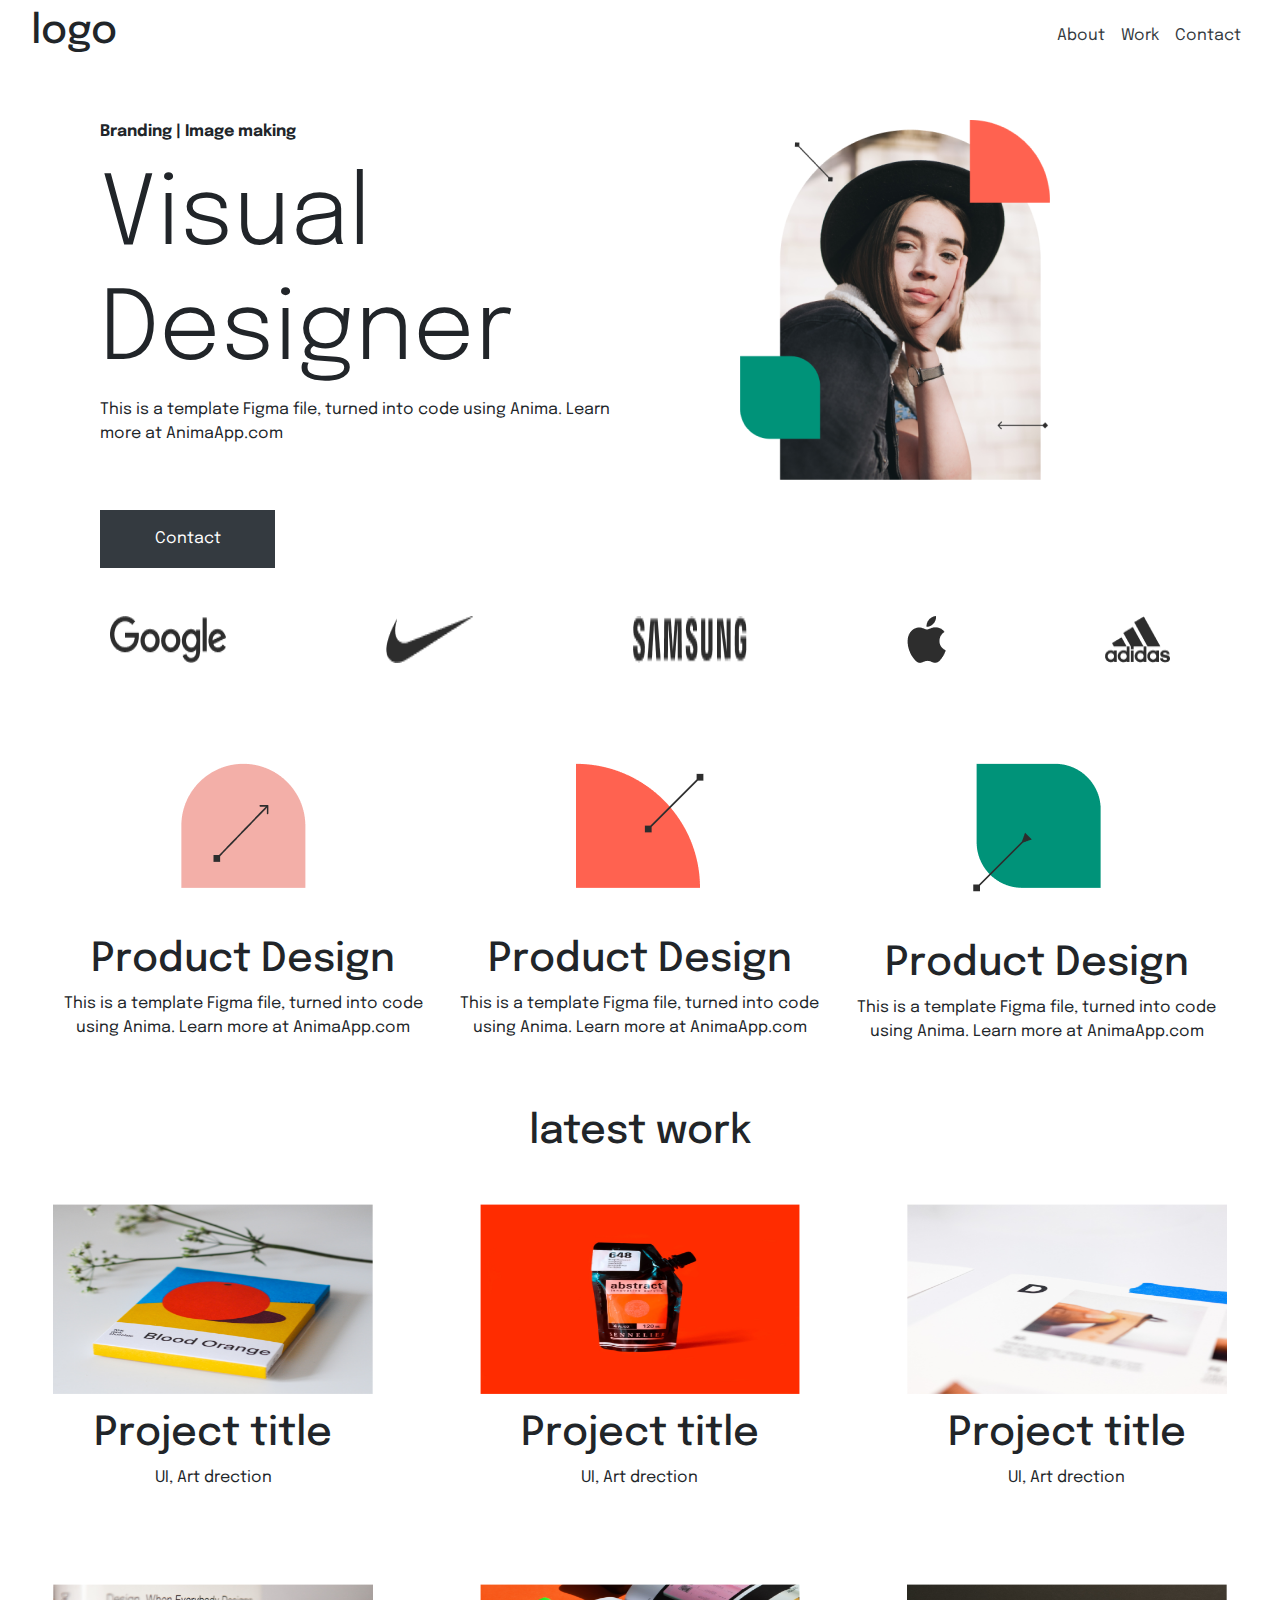
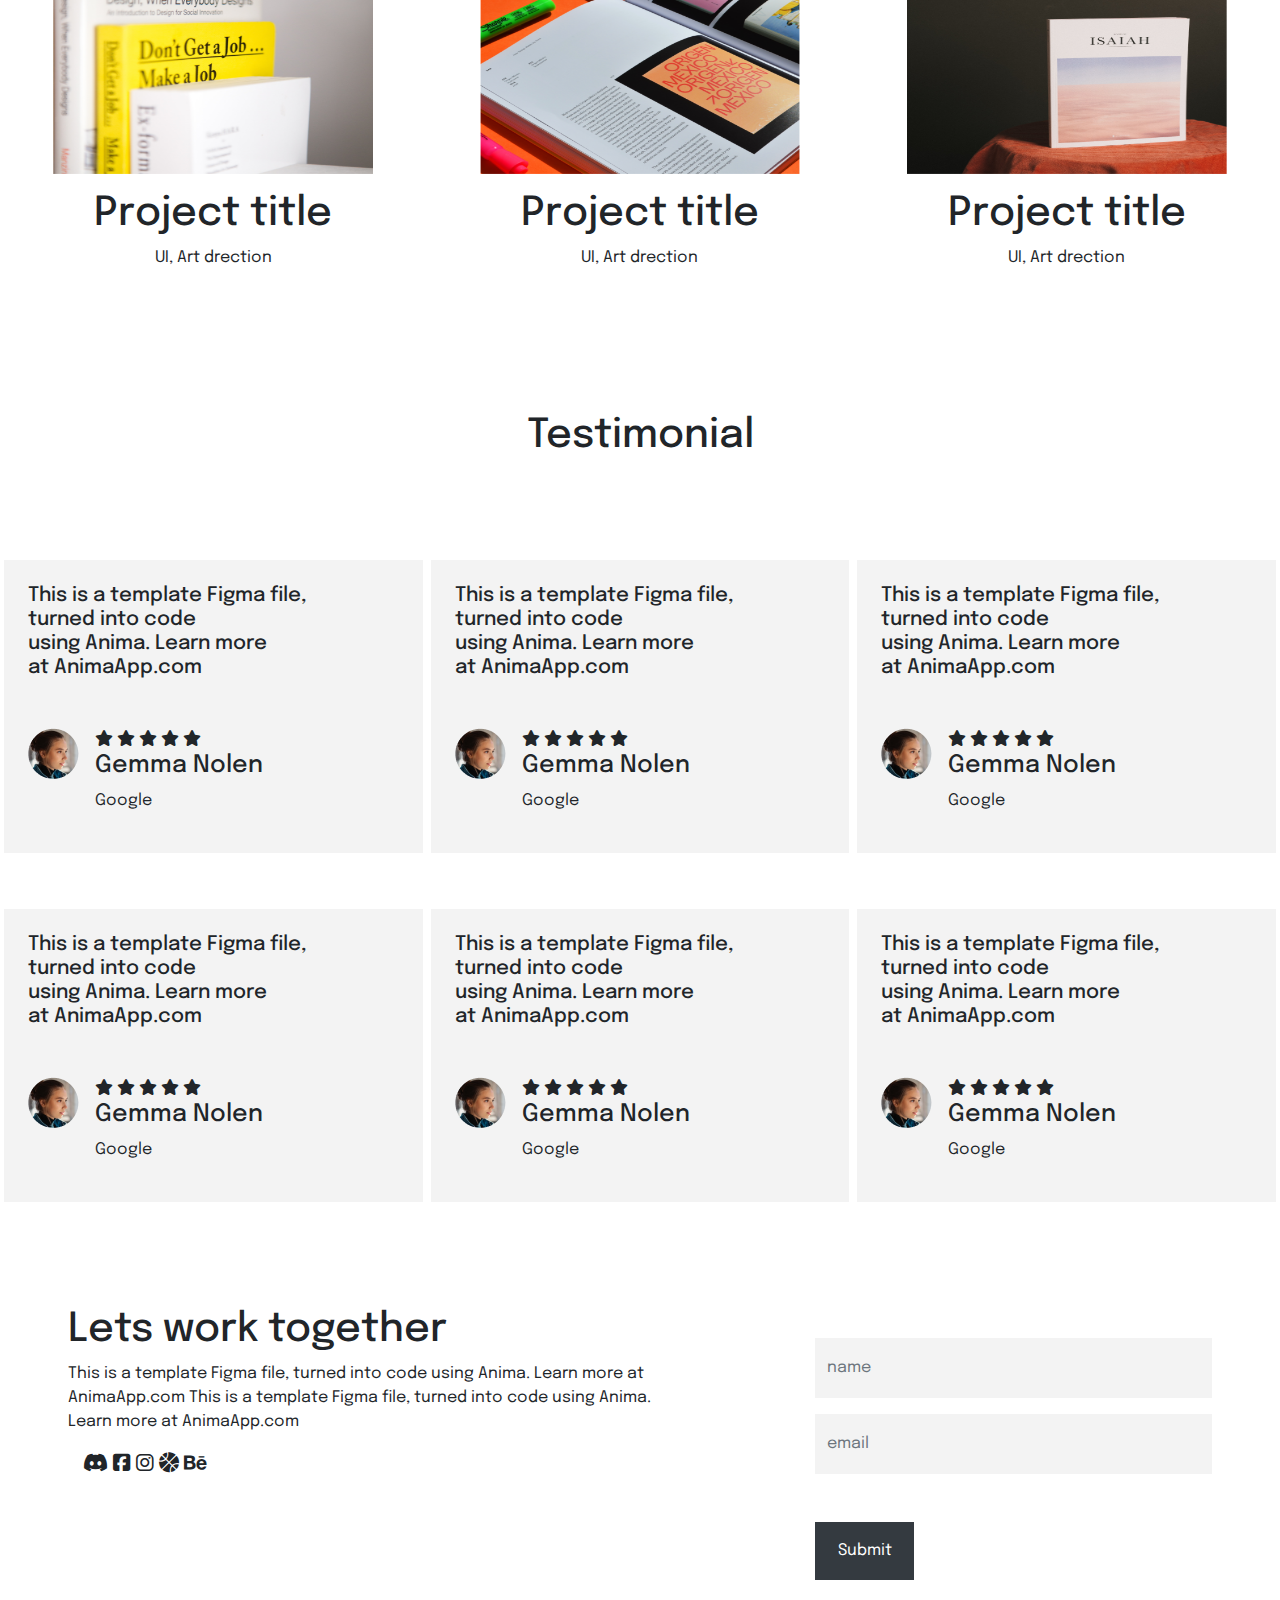
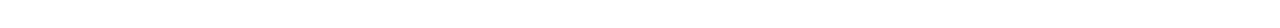
<file: index.html>
<!DOCTYPE html>
<html lang="en">
  <head>
    <meta charset="UTF-8" />
    <meta name="viewport" content="width=device-width, initial-scale=1.0" />
   <!-- Latest compiled and minified CSS -->
   <link rel="stylesheet" href="https://cdn.jsdelivr.net/npm/bootstrap@4.6.2/dist/css/bootstrap.min.css">

   <!-- jQuery library -->
   <script src="https://cdn.jsdelivr.net/npm/jquery@3.7.1/dist/jquery.slim.min.js"></script>
   
   <!-- Popper JS -->
   <script src="https://cdn.jsdelivr.net/npm/popper.js@1.16.1/dist/umd/popper.min.js"></script>
   
   <!-- Latest compiled JavaScript -->
   <script src="https://cdn.jsdelivr.net/npm/bootstrap@4.6.2/dist/js/bootstrap.bundle.min.js"></script>
    <link rel="stylesheet" href="index.css" />
    <link rel="stylesheet" href="https://cdnjs.cloudflare.com/ajax/libs/font-awesome/6.5.1/css/all.min.css">
    <title>Visual Designer</title>
  </head>

  <body>
    <nav class="navbar navbar-expand-sm navbar-white bg white col-xl-12 col-lg-12 col-md-12 col-sm-12 col-12">
      <div class="container-fluid ">
        <div>
          <h1 class="nav-brand">logo</h1>
        </div>
        <div>
          <button class="  navbar-toggler navbar-light bg-light pt-2 pb-3 rounded-0 " data-target="#nav" data-toggle="collapse">
            <span class="navbar-toggler-icon"></span>
        </button>
        </div>
        <div class="collapse navbar-collapse text-center  " id="nav">
          <ul class="navbar-nav ml-auto">
            <li class="nav-item">
              <a href="" class="nav-link text-dark">About</a>
            </li>
            <li class="nav-item">
              <a href="" class="nav-link text-dark">Work</a>
            </li>
            <li class="nav-item">
              <a href="" class="nav-link text-dark">Contact</a>
            </li>
          </ul>
        </div>
      </div>
    </nav>
    <main class="mt-5 col-xl-12 col-lg-12 col-md-12 col-sm-12 col-12">
      <div class="container d-flex flex-wrap">
        <div class=" col-xl-6 col-lg-6 col-md-6 col-sm-6 col-12">
            <p ><b>Branding | Image making </b></p>
            <h1 class="display-1 w">Visual Designer</h1>
            <p>This is a template Figma file, turned into code using Anima. 
                Learn more at AnimaApp.com</p>
            <button class="btn btn-dark d-inline-block mt-5 p-3 col-xl-4 col-lg-4 col-md-4 col-sm-4 col-12 rounded-0">Contact</button>
        </div>
        <div class="col-xl-6 col-lg-6 col-md-6 col-sm-6 col-12">
            <img src="public/assetes/images/HeaderImage 1.png" alt="" class="img-fluid">
        </div>
      </div>
    </main>
    <section>
      <div class="container-fluid mt-5">
        <div class=" d-flex justify-content-around flex-wrap col-xl-12 col-lg-12 col-md-12 col-sm-12 col-12 ">
          <img src="public/assetes/images/Group 5334.png" alt="" class="img-fluid">
          <img src="public/assetes/images/image 1 (Traced).png" alt="" class="img-fluid">
          <img src="public/assetes/images/image 5 (Traced).png" alt="" class="img-fluid">
          <img src="public/assetes/images/image 2 (Traced).png" alt="" class="img-fluid">
          <img src="public/assetes/images/image 7 (Traced).png" alt="" class="img-fluid">
        </div>
        <div class="container-fluid mt-100px">
          <div class="d-flex justify-content-around flex-wrap col-xl-12">
             <div class="text-center col-xl-4 col-lg-4 col-md-4 col-sm-12 col-12">
            <img src="public/assetes/images/Skills Card Icon(3).png" alt="" class="img-fluid">
            <h1 class="mt-5">Product Design</h1>
            <p>This is a template Figma file, turned into code using Anima. Learn more at AnimaApp.com</p>
          </div>
            <div class="text-center col-xl-4 col-lg-4 col-md-4 col-sm-12 col-12">
            <img src="public/assetes/images/Skills Card Icon.png" alt="" class="img-fluid ">
            <h1 class="mt-5">Product Design</h1>
            <p>This is a template Figma file, turned into code using Anima. Learn more at AnimaApp.com</p>
          </div>
          <div class="text-center col-xl-4 col-lg-4 col-md-4 col-sm-12 col-12">
            <img src="public/assetes/images/Skills Card Icon (1).png" alt="" class="img-fluid">
            <h1 class="mt-5">Product Design</h1>
            <p>This is a template Figma file, turned into code using Anima. Learn more at AnimaApp.com</p>
          </div>
         
        </div>
          </div>
      </div>
    </section>
    <section>
      <div class="text-center mt-5">
        <h1 class="">latest work</h1>
        <div class="d-flex flex-wrap mt-5 ">

            <article class=" flex-grow-1 ">
              <img src="public/assetes/images/Image.png" alt="" class="img-fluid w-75 h-50">
              
              <div>
                  <h1 class="mt-3">Project title</h1>
                  <p>UI, Art drection</p>
              </div>
            </article>
            <article class=" flex-grow-1 ">
              <img src="public/assetes/images/Image (1).png" alt="" class="img-fluid w-75 h-50">
              <div>
                  <h1 class="mt-3">Project title</h1>
                  <p>UI, Art drection</p>
              </div>
            </article>
            <article class=" flex-grow-1 ">
              <img src="public/assetes/images/Image (2).png" alt="" class="img-fluid w-75 h-50">

              <div>
                  <h1 class="mt-3">Project title</h1>
                  <p>UI, Art drection</p>
              </div>
            </article>
            <article class=" flex-grow-1 ">
              <img src="public/assetes/images/Image (3).png" alt="" class="img-fluid w-75 h-50">

              <div>
                  <h1 class="mt-3">Project title</h1>
                  <p>UI, Art drection</p>
              </div>
            </article>
            <article class=" flex-grow-1 ">     
                  <img src="public/assetes/images/Image (4).png" alt="" class="img-fluid w-75 h-50 ">
              <div>
                  <h1 class="mt-3">Project title</h1>
                  <p>UI, Art drection</p>
              </div>
            </article>
            <article class=" flex-grow-1 ">
              <img src="public/assetes/images/Image (5).png" alt="" class="w-75 h-50">
              <div>
                  <h1 class="mt-3">Project title</h1>
                  <p>UI, Art drection</p>
              </div>
            </article>

            
          </div>
    </section>
    <section>
      <div class="text-center mt-5 mb-5">
            <h1>Testimonial</h1>
      </div>
      <div class="d-flex flex-wrap justify-content-around  ">
          <article class="flex-grow-1  mt-5  ">                
              <div class=" p-4 F3F3F3  m-1 ">
                   <h5>This is a template Figma  file,  <br> turned into code  <br>using Anima. Learn more <br> at AnimaApp.com</h5>
                  <div class="d-flex  mt-5">
                    <div class="mr-3"><img src="public/assetes/images/Client Image.png" alt="" class="img-fluid"></div>
                    <div>
                      <i class="fa-solid fa-star"></i>
                      <i class="fa-solid fa-star"></i>
                      <i class="fa-solid fa-star"></i>
                      <i class="fa-solid fa-star"></i>
                      <i class="fa-solid fa-star"></i>
    
                      <h4>Gemma Nolen</h4>
                      <p>Google</p>
                    </div>
                  </div>
              </div>
          </article>
          <article class="flex-grow-1  mt-5  ">                
              <div class=" p-4 F3F3F3  m-1 ">
                   <h5>This is a template Figma  file,  <br> turned into code  <br>using Anima. Learn more <br> at AnimaApp.com</h5>
                  <div class="d-flex  mt-5">
                    <div class="mr-3"><img src="public/assetes/images/Client Image.png" alt="" class="img-fluid"></div>
                    <div>
                      <i class="fa-solid fa-star"></i>
                      <i class="fa-solid fa-star"></i>
                      <i class="fa-solid fa-star"></i>
                      <i class="fa-solid fa-star"></i>
                      <i class="fa-solid fa-star"></i>
    
                      <h4>Gemma Nolen</h4>
                      <p>Google</p>
                    </div>
                  </div>
              </div>
          </article>
          <article class="flex-grow-1  mt-5  ">                
              <div class=" p-4 F3F3F3  m-1 ">
                   <h5>This is a template Figma  file,  <br> turned into code  <br>using Anima. Learn more <br> at AnimaApp.com</h5>
                  <div class="d-flex  mt-5">
                    <div class="mr-3"><img src="public/assetes/images/Client Image.png" alt="" class="img-fluid"></div>
                    <div>
                      <i class="fa-solid fa-star"></i>
                      <i class="fa-solid fa-star"></i>
                      <i class="fa-solid fa-star"></i>
                      <i class="fa-solid fa-star"></i>
                      <i class="fa-solid fa-star"></i>
    
                      <h4>Gemma Nolen</h4>
                      <p>Google</p>
                    </div>
                  </div>
              </div>
          </article>
          <article class="flex-grow-1  mt-5  ">                
              <div class=" p-4 F3F3F3  m-1 ">
                   <h5>This is a template Figma  file,  <br> turned into code  <br>using Anima. Learn more <br> at AnimaApp.com</h5>
                  <div class="d-flex  mt-5">
                    <div class="mr-3"><img src="public/assetes/images/Client Image.png" alt="" class="img-fluid"></div>
                    <div>
                      <i class="fa-solid fa-star"></i>
                      <i class="fa-solid fa-star"></i>
                      <i class="fa-solid fa-star"></i>
                      <i class="fa-solid fa-star"></i>
                      <i class="fa-solid fa-star"></i>
    
                      <h4>Gemma Nolen</h4>
                      <p>Google</p>
                    </div>
                  </div>
              </div>
          </article>
          <article class="flex-grow-1  mt-5  ">                
              <div class=" p-4 F3F3F3  m-1 ">
                   <h5>This is a template Figma  file,  <br> turned into code  <br>using Anima. Learn more <br> at AnimaApp.com</h5>
                  <div class="d-flex  mt-5">
                    <div class="mr-3"><img src="public/assetes/images/Client Image.png" alt="" class="img-fluid"></div>
                    <div>
                      <i class="fa-solid fa-star"></i>
                      <i class="fa-solid fa-star"></i>
                      <i class="fa-solid fa-star"></i>
                      <i class="fa-solid fa-star"></i>
                      <i class="fa-solid fa-star"></i>
    
                      <h4>Gemma Nolen</h4>
                      <p>Google</p>
                    </div>
                  </div>
              </div>
          </article>
          <article class="flex-grow-1  mt-5  ">                
              <div class=" p-4 F3F3F3  m-1 ">
                   <h5>This is a template Figma  file,  <br> turned into code  <br>using Anima. Learn more <br> at AnimaApp.com</h5>
                  <div class="d-flex  mt-5">
                    <div class="mr-3"><img src="public/assetes/images/Client Image.png" alt="" class="img-fluid"></div>
                    <div>
                      <i class="fa-solid fa-star"></i>
                      <i class="fa-solid fa-star"></i>
                      <i class="fa-solid fa-star"></i>
                      <i class="fa-solid fa-star"></i>
                      <i class="fa-solid fa-star"></i>
    
                      <h4>Gemma Nolen</h4>
                      <p>Google</p>
                    </div>
                  </div>
              </div>
          </article>
          
          

      </div>
    </section>
    <footer class="container-fluid mt-100px pb-5 col-xl-12 col-lg-10 col-md-10 col-sm-10 col-12" > 
      <div class="row ">
        <div class="container col-xl-6 col-lg-6 col-md-8 col-sm-12 col-12">
          <h1>Lets work together</h1>
          <p>This is a template Figma file, turned into code using Anima. Learn more at AnimaApp.com This is a template Figma file, turned into code using Anima. Learn more at AnimaApp.com</p>
          <div class="container font-20px">
          <i class="fa-brands fa-discord"></i>
          <i class="fa-brands fa-square-facebook"></i>
          <i class="fa-brands fa-instagram"></i>
          <i class="fa-solid fa-basketball"></i>
          <i class="fa-brands fa-behance"></i>
          </div>
        </div>
        <div class="container col-xl-4 col-lg-4 col-md-4 col-sm-12 col-12 mt-3">
          <form action="" class="form ">
            <input type="text" name="" id="" placeholder="name" class="form-control mt-3 F3F3F3 border-0 input-height rounded-0">
            <input type="email" name="" id="" placeholder="email" class="form-control mt-3 F3F3F3 border-0 input-height rounded-0">
            <button class="btn btn-dark d-inline-block mt-5 col-xl-3 col-lg-3 col-md-5 col-sm-3 col-3  rounded-0 p-3">Submit</button>
          </form>
        </div>
      </div>
    </footer>
  </body>
</html>
</file>
<file: index.css>
@import url("https://fonts.googleapis.com/css2?family=Epilogue:ital,wght@0,100;0,200;0,300;0,400;0,500;0,600;0,700;0,800;0,900;1,100;1,200;1,300;1,400;1,500;1,600;1,700;1,800;1,900&display=swap");
body {
  font-family: "Epilogue", sans-serif;
}
.mt-100px {
  margin-top: 100px;
}
.F3F3F3{
    background-color: #F3F3F3;
}
.font-20px{
    font-size: 20px;
}
.input-height{
    height: 60px;
}
.w-15{
  width: 15%;
}
.w{

}
@media  screen  and  (max-width:425px) {
    .w{font-size:48px;}
}
</file>
